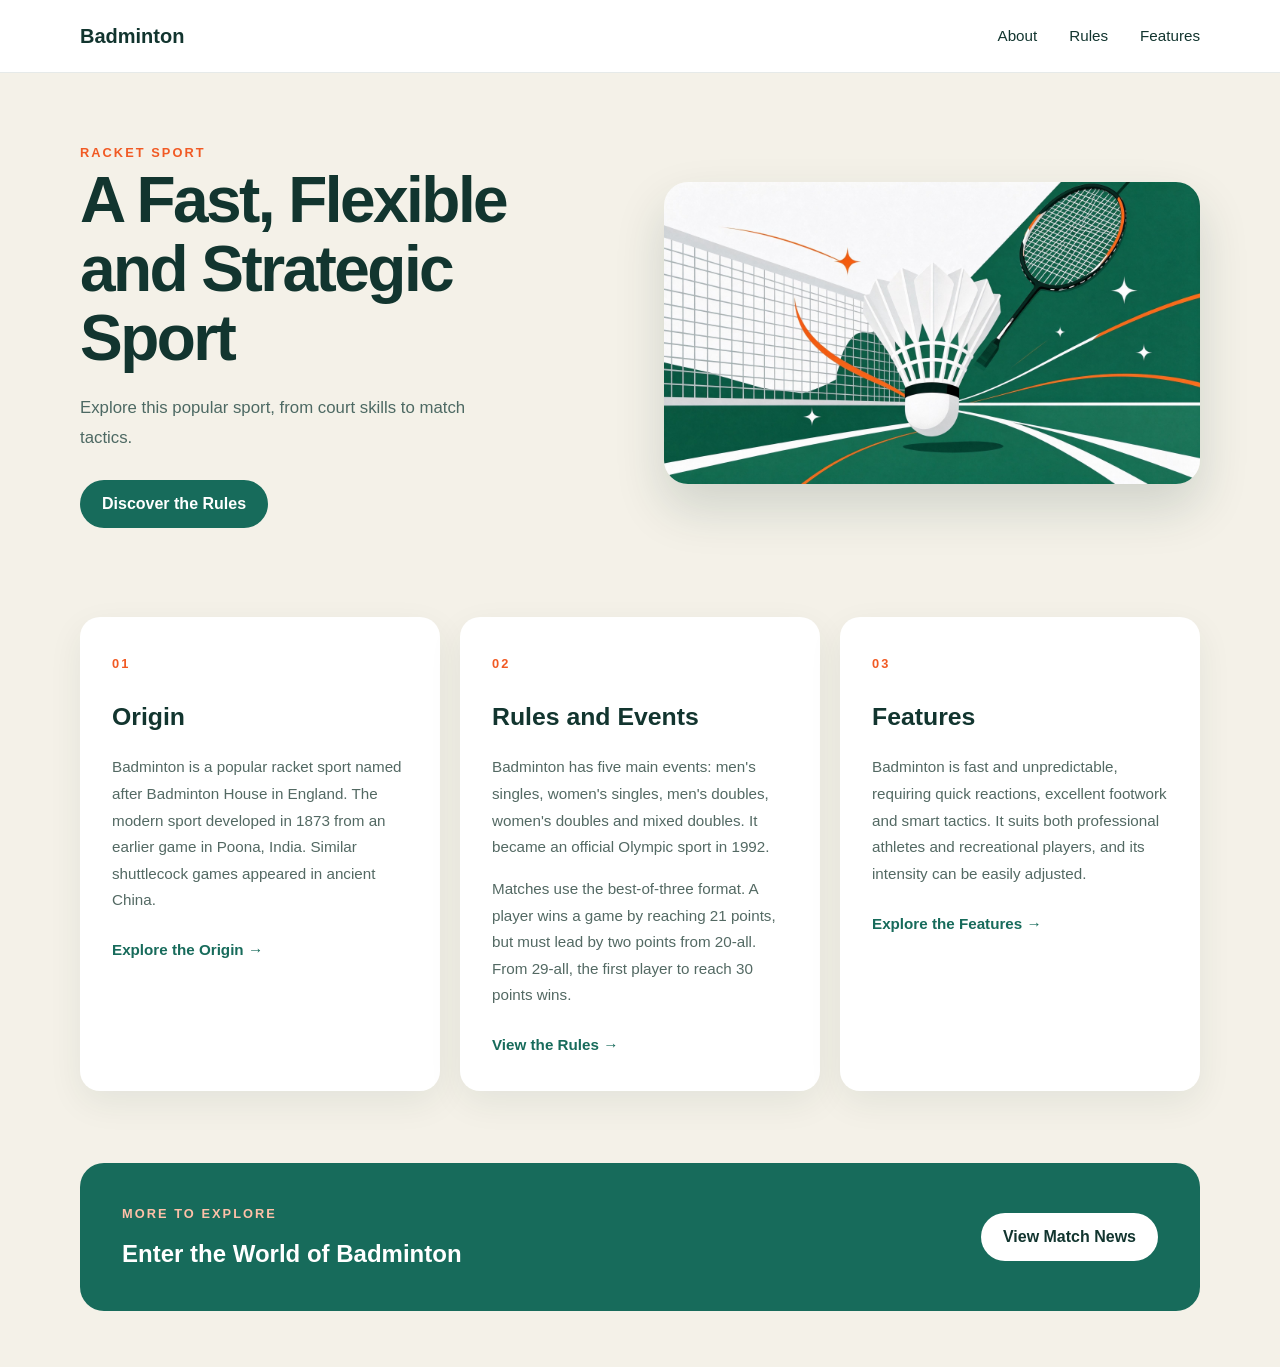
<file: index.html>
<!DOCTYPE html>
<html lang="en">
<head>
  <meta charset="UTF-8">
  <meta name="viewport" content="width=device-width, initial-scale=1.0">
  <meta name="description" content="An introduction to badminton: origin, rules, events, and features">
  <title>Introduction to Badminton</title>
  <link rel="stylesheet" href="styles.css">
</head>
<body>
  <header class="site-header">
    <nav class="nav" aria-label="Main navigation">
      <a class="brand" href="index.html">Badminton</a>
      <a class="nav-link" href="#about">About</a>
      <a class="nav-link" href="rules.html">Rules</a>
      <a class="nav-link" href="features.html">Features</a>
    </nav>
  </header>

  <main>
    <section class="hero" id="about">
      <div class="hero-copy">
        <span class="eyebrow">Racket Sport</span>
        <h1>A Fast, Flexible and Strategic Sport</h1>
        <p>Explore this popular sport, from court skills to match tactics.</p>
        <a class="button" href="#rules">Discover the Rules</a>
      </div>
      <img class="hero-image" src="羽毛球简介.png" alt="Badminton racket, shuttlecock and court">
    </section>

    <section class="content-grid" aria-label="Badminton introduction">
      <article class="card" id="origin">
        <span class="card-number">01</span>
        <h2><a class="section-title-link" href="origin.html">Origin</a></h2>
        <p>Badminton is a popular racket sport named after Badminton House in England. The modern sport developed in 1873 from an earlier game in Poona, India. Similar shuttlecock games appeared in ancient China.</p>
        <a class="card-link" href="origin.html">Explore the Origin <span aria-hidden="true">→</span></a>
      </article>

      <article class="card" id="rules">
        <span class="card-number">02</span>
        <h2><a class="section-title-link" href="rules.html">Rules and Events</a></h2>
        <p>Badminton has five main events: men's singles, women's singles, men's doubles, women's doubles and mixed doubles. It became an official Olympic sport in 1992.</p>
        <p>Matches use the best-of-three format. A player wins a game by reaching 21 points, but must lead by two points from 20-all. From 29-all, the first player to reach 30 points wins.</p>
        <a class="card-link" href="rules.html">View the Rules <span aria-hidden="true">→</span></a>
      </article>

      <article class="card" id="features">
        <span class="card-number">03</span>
        <h2><a class="section-title-link" href="features.html">Features</a></h2>
        <p>Badminton is fast and unpredictable, requiring quick reactions, excellent footwork and smart tactics. It suits both professional athletes and recreational players, and its intensity can be easily adjusted.</p>
        <a class="card-link" href="features.html">Explore the Features <span aria-hidden="true">→</span></a>
      </article>
    </section>

    <section class="cta">
      <div>
        <span class="eyebrow">More to Explore</span>
        <h2>Enter the World of Badminton</h2>
      </div>
      <a class="button button-light" href="https://sports.cctv.com/badminton/" target="_blank" rel="noopener noreferrer">View Match News</a>
    </section>
  </main>
</body>
</html>
</file>
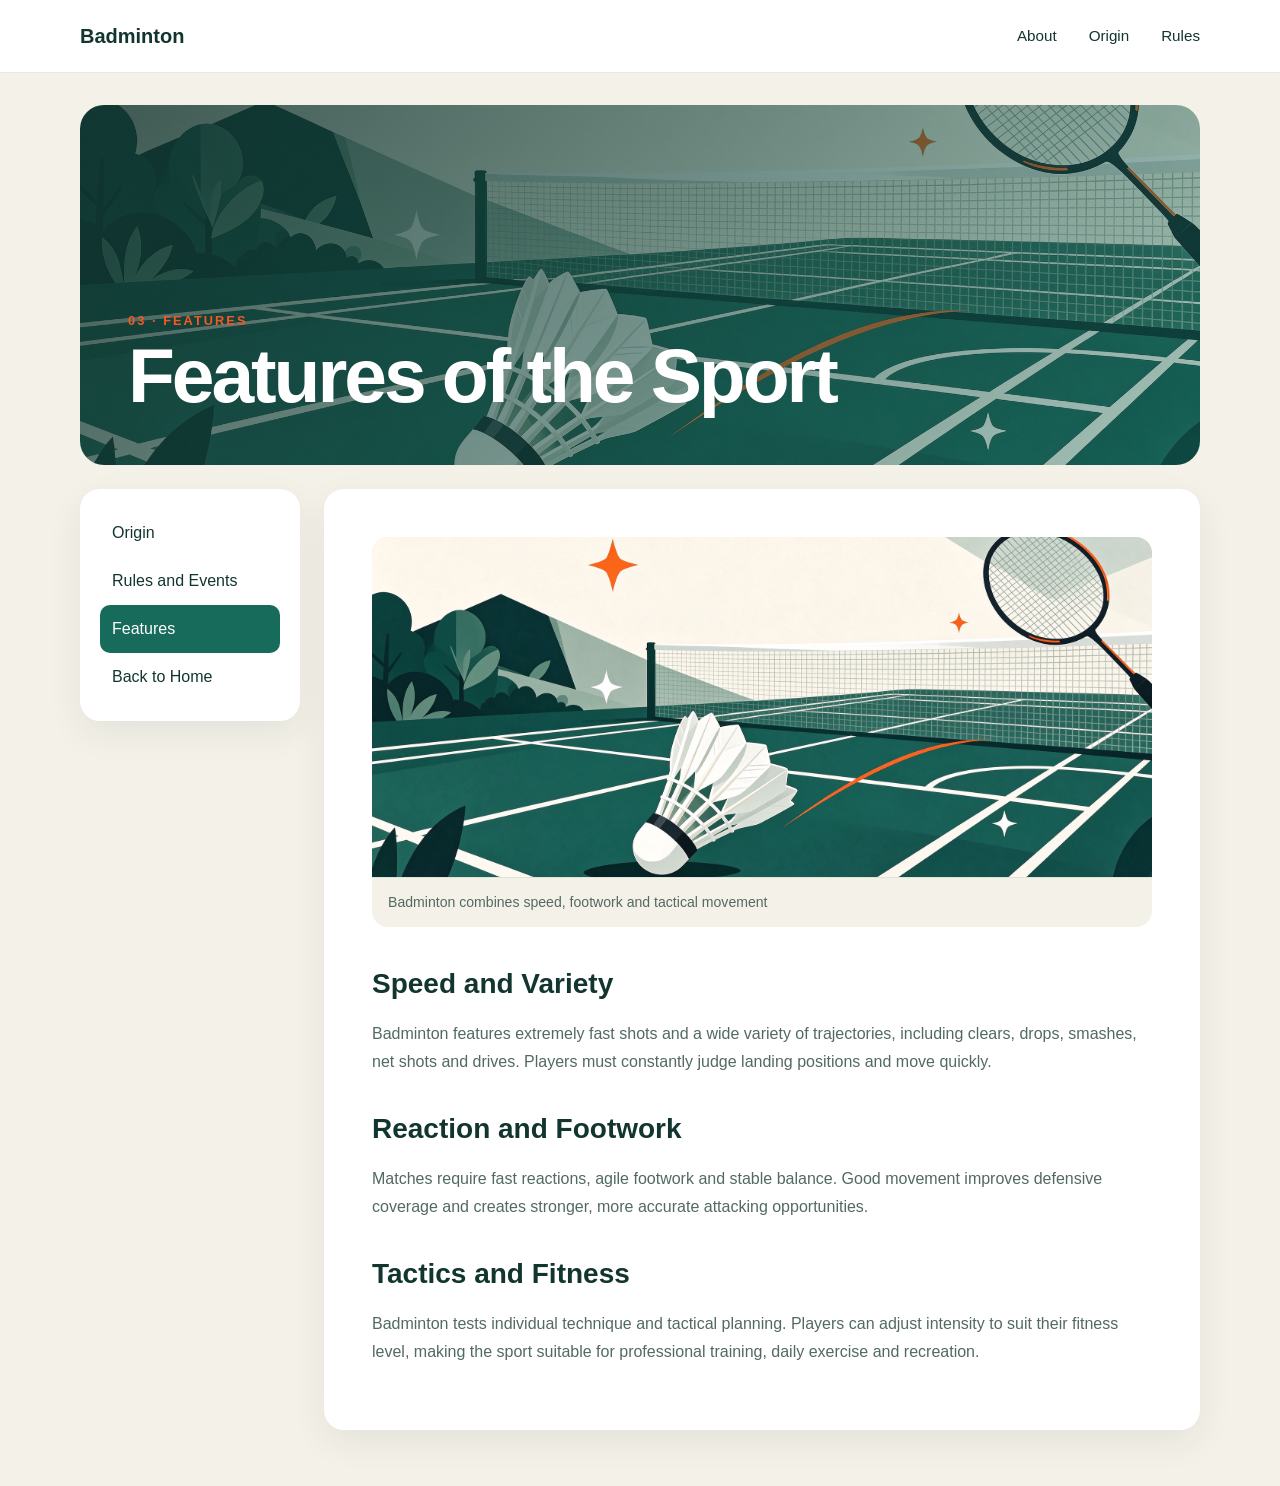
<file: features.html>
<!DOCTYPE html>
<html lang="en">
<head>
  <meta charset="UTF-8">
  <meta name="viewport" content="width=device-width, initial-scale=1.0">
  <meta name="description" content="Badminton features and fitness benefits">
  <title>Features of Badminton</title>
  <link rel="stylesheet" href="styles.css">
</head>
<body>
  <header class="site-header">
    <nav class="nav" aria-label="Main navigation">
      <a class="brand" href="index.html">Badminton</a>
      <a class="nav-link" href="index.html#about">About</a>
      <a class="nav-link" href="origin.html">Origin</a>
      <a class="nav-link" href="rules.html">Rules</a>
    </nav>
  </header>
  <main>
    <section class="detail-hero" style="background-image: linear-gradient(135deg, rgba(18, 53, 47, 0.82), rgba(23, 107, 91, 0.38)), url('生成类似风格图片 (2).png');">
      <div>
        <span class="eyebrow">03 · Features</span>
        <h1>Features of the Sport</h1>
      </div>
    </section>
    <div class="detail-layout">
      <aside class="detail-nav" aria-label="Section navigation">
        <a href="origin.html">Origin</a>
        <a href="rules.html">Rules and Events</a>
        <a class="active" href="features.html">Features</a>
        <a href="index.html">Back to Home</a>
      </aside>
      <article class="detail-content">
        <figure class="detail-image">
          <img src="生成类似风格图片 (2).png" alt="An outdoor badminton court with racket and shuttlecock">
          <figcaption>Badminton combines speed, footwork and tactical movement</figcaption>
        </figure>
        <h2>Speed and Variety</h2>
        <p>Badminton features extremely fast shots and a wide variety of trajectories, including clears, drops, smashes, net shots and drives. Players must constantly judge landing positions and move quickly.</p>
        <h2>Reaction and Footwork</h2>
        <p>Matches require fast reactions, agile footwork and stable balance. Good movement improves defensive coverage and creates stronger, more accurate attacking opportunities.</p>
        <h2>Tactics and Fitness</h2>
        <p>Badminton tests individual technique and tactical planning. Players can adjust intensity to suit their fitness level, making the sport suitable for professional training, daily exercise and recreation.</p>
      </article>
    </div>
  </main>
</body>
</html>
</file>
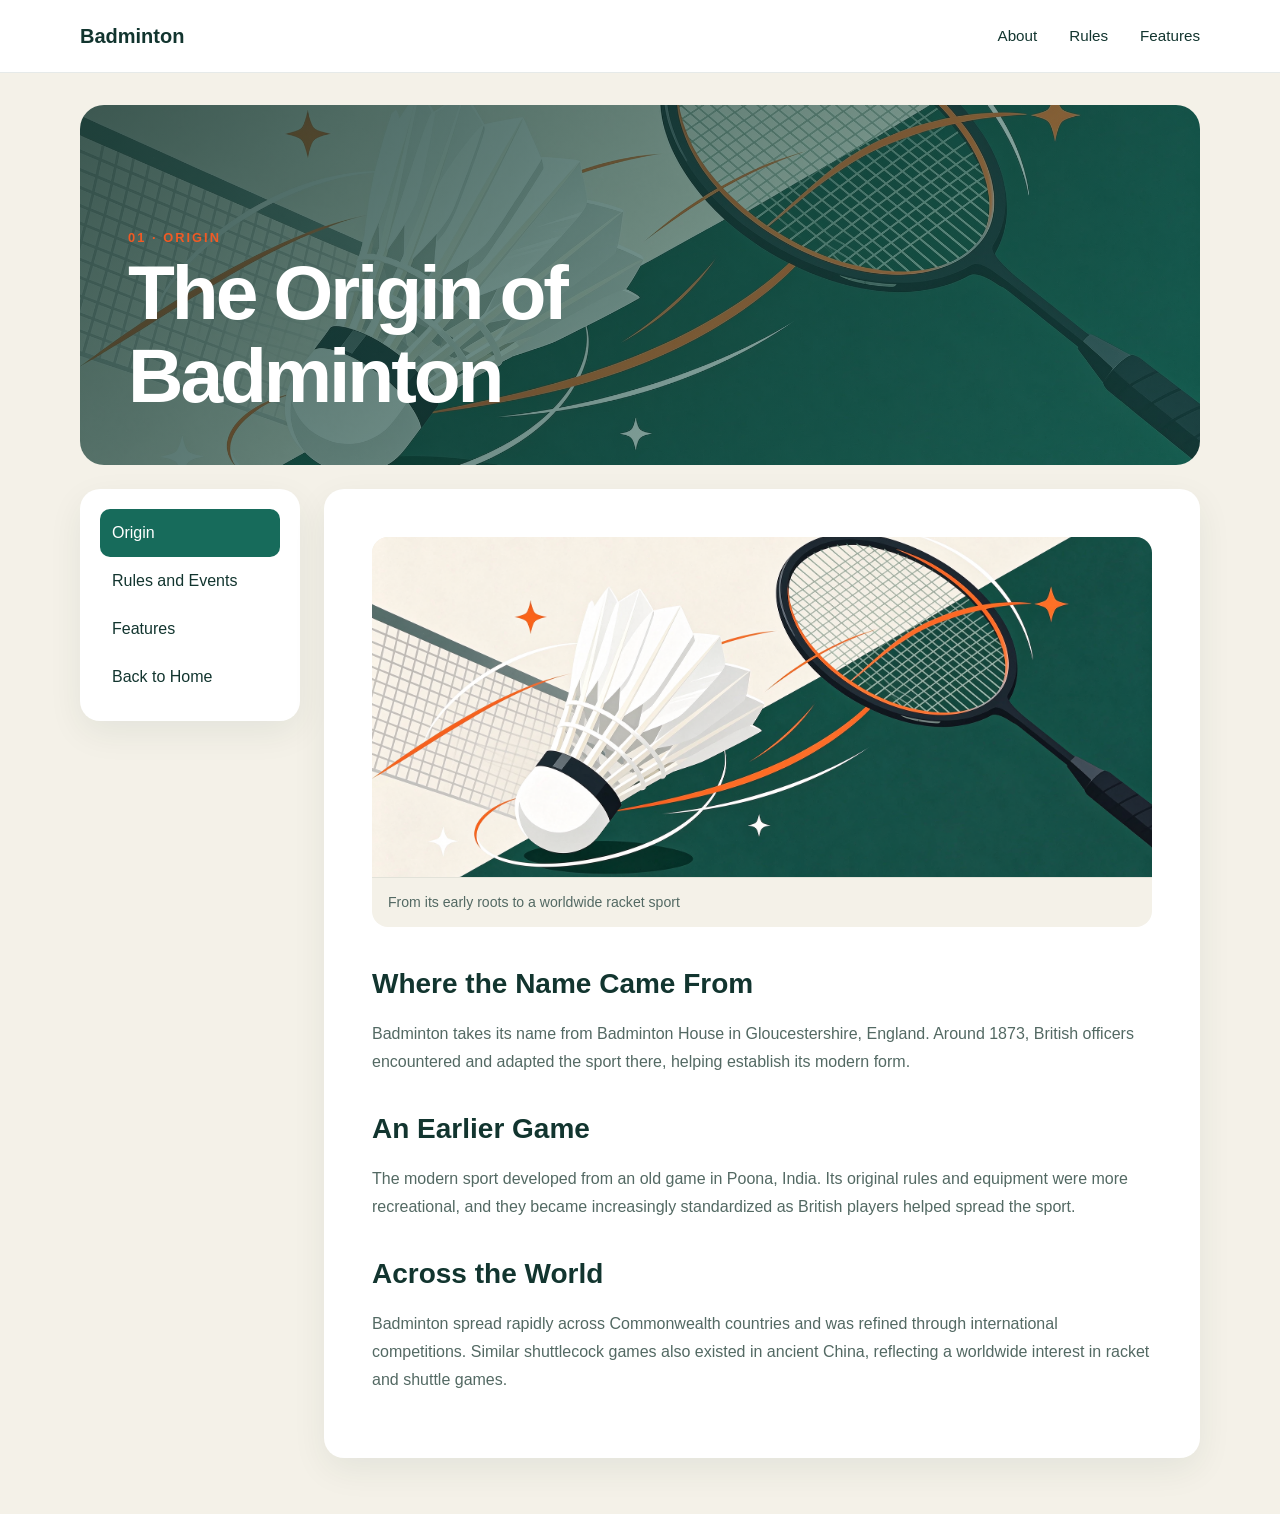
<file: origin.html>
<!DOCTYPE html>
<html lang="en">
<head>
  <meta charset="UTF-8">
  <meta name="viewport" content="width=device-width, initial-scale=1.0">
  <meta name="description" content="The origin and development of badminton">
  <title>Origin of Badminton</title>
  <link rel="stylesheet" href="styles.css">
</head>
<body>
  <header class="site-header">
    <nav class="nav" aria-label="Main navigation">
      <a class="brand" href="index.html">Badminton</a>
      <a class="nav-link" href="index.html#about">About</a>
      <a class="nav-link" href="rules.html">Rules</a>
      <a class="nav-link" href="features.html">Features</a>
    </nav>
  </header>
  <main>
    <section class="detail-hero" style="background-image: linear-gradient(135deg, rgba(18, 53, 47, 0.82), rgba(23, 107, 91, 0.38)), url('生成类似风格图片.png');">
      <div>
        <span class="eyebrow">01 · Origin</span>
        <h1>The Origin of Badminton</h1>
      </div>
    </section>
    <div class="detail-layout">
      <aside class="detail-nav" aria-label="Section navigation">
        <a class="active" href="origin.html">Origin</a>
        <a href="rules.html">Rules and Events</a>
        <a href="features.html">Features</a>
        <a href="index.html">Back to Home</a>
      </aside>
      <article class="detail-content">
        <figure class="detail-image">
          <img src="生成类似风格图片.png" alt="An illustrated badminton racket, shuttlecock and court">
          <figcaption>From its early roots to a worldwide racket sport</figcaption>
        </figure>
        <h2>Where the Name Came From</h2>
        <p>Badminton takes its name from Badminton House in Gloucestershire, England. Around 1873, British officers encountered and adapted the sport there, helping establish its modern form.</p>
        <h2>An Earlier Game</h2>
        <p>The modern sport developed from an old game in Poona, India. Its original rules and equipment were more recreational, and they became increasingly standardized as British players helped spread the sport.</p>
        <h2>Across the World</h2>
        <p>Badminton spread rapidly across Commonwealth countries and was refined through international competitions. Similar shuttlecock games also existed in ancient China, reflecting a worldwide interest in racket and shuttle games.</p>
      </article>
    </div>
  </main>
</body>
</html>
</file>
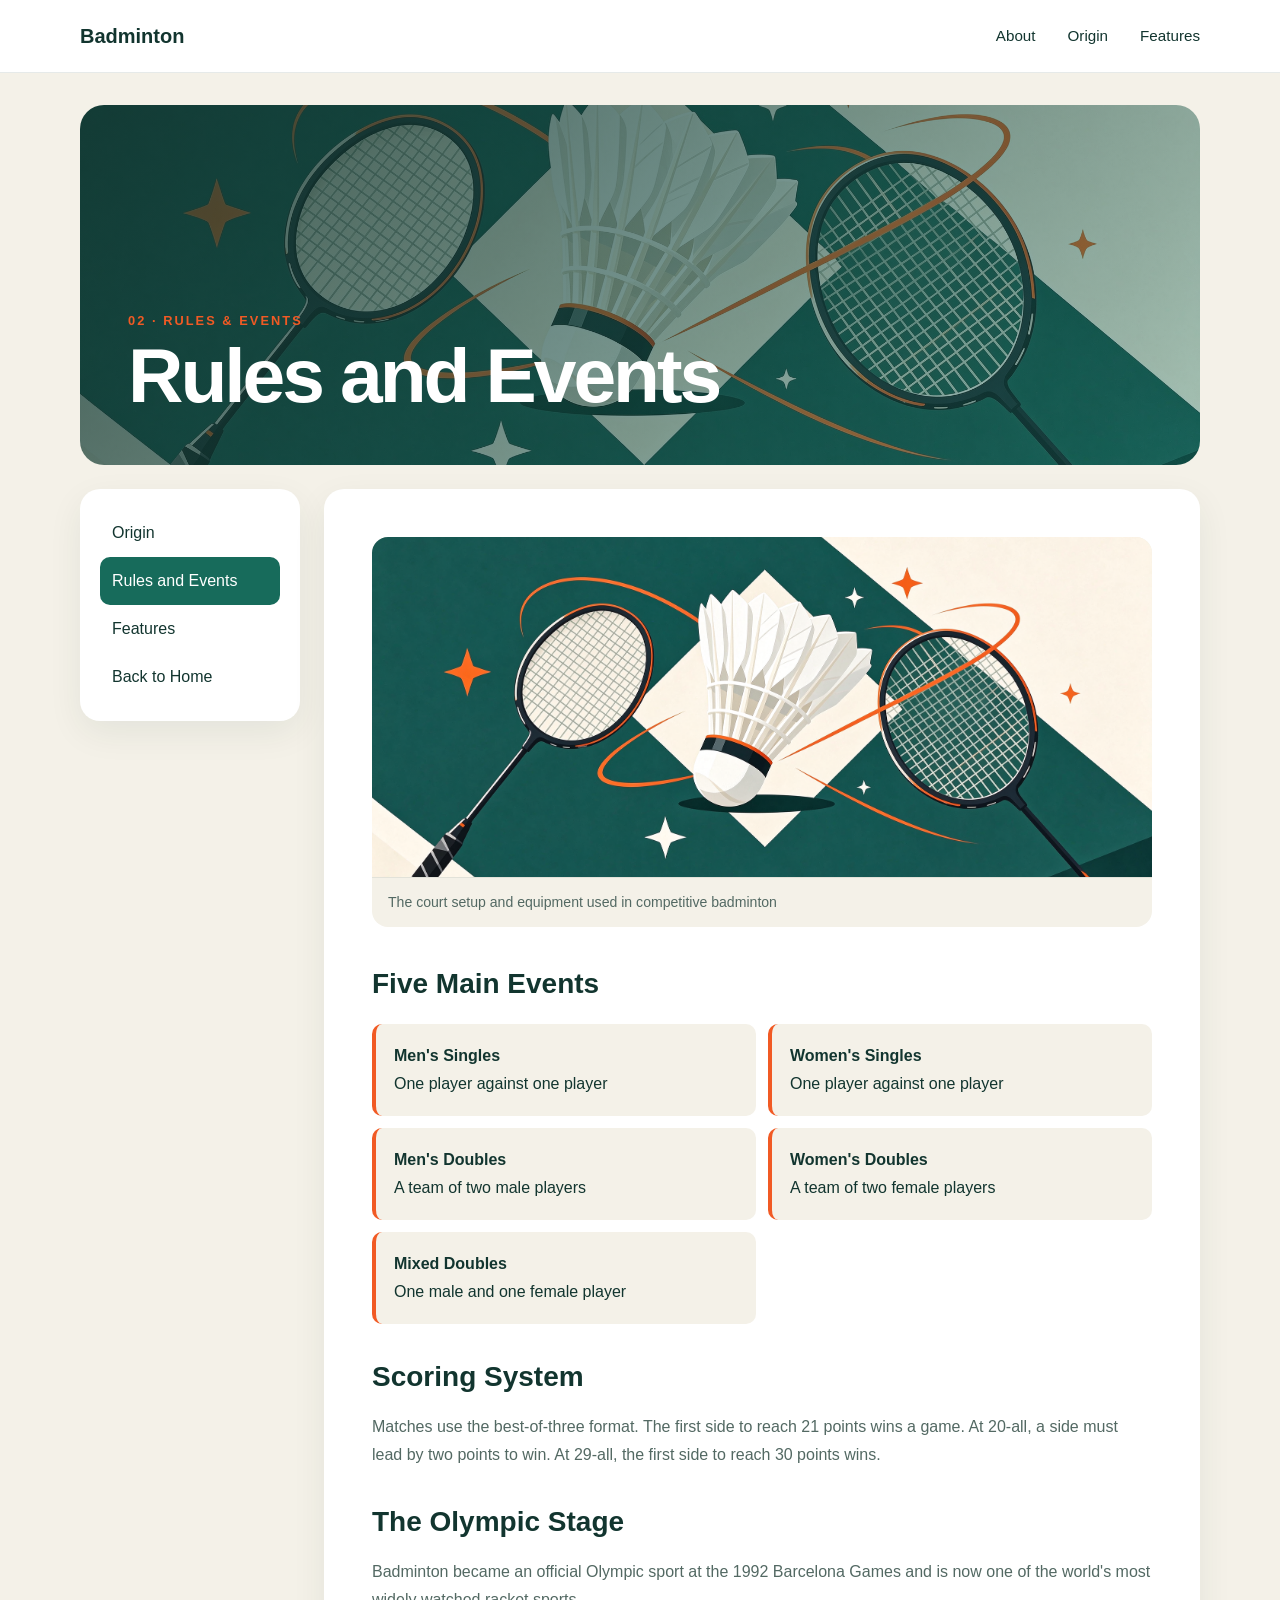
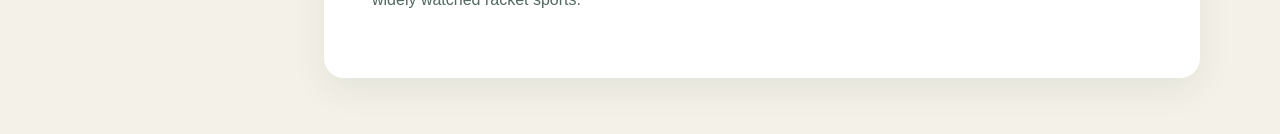
<file: rules.html>
<!DOCTYPE html>
<html lang="en">
<head>
  <meta charset="UTF-8">
  <meta name="viewport" content="width=device-width, initial-scale=1.0">
  <meta name="description" content="Badminton rules and major events">
  <title>Rules and Events</title>
  <link rel="stylesheet" href="styles.css">
</head>
<body>
  <header class="site-header">
    <nav class="nav" aria-label="Main navigation">
      <a class="brand" href="index.html">Badminton</a>
      <a class="nav-link" href="index.html#about">About</a>
      <a class="nav-link" href="origin.html">Origin</a>
      <a class="nav-link" href="features.html">Features</a>
    </nav>
  </header>
  <main>
    <section class="detail-hero" style="background-image: linear-gradient(135deg, rgba(18, 53, 47, 0.82), rgba(23, 107, 91, 0.38)), url('生成类似风格图片 (1).png');">
      <div>
        <span class="eyebrow">02 · Rules & Events</span>
        <h1>Rules and Events</h1>
      </div>
    </section>
    <div class="detail-layout">
      <aside class="detail-nav" aria-label="Section navigation">
        <a href="origin.html">Origin</a>
        <a class="active" href="rules.html">Rules and Events</a>
        <a href="features.html">Features</a>
        <a href="index.html">Back to Home</a>
      </aside>
      <article class="detail-content">
        <figure class="detail-image">
          <img src="生成类似风格图片 (1).png" alt="Illustrated badminton rackets and shuttlecock for matches">
          <figcaption>The court setup and equipment used in competitive badminton</figcaption>
        </figure>
        <h2>Five Main Events</h2>
        <ul class="detail-list">
          <li><strong>Men's Singles</strong><br>One player against one player</li>
          <li><strong>Women's Singles</strong><br>One player against one player</li>
          <li><strong>Men's Doubles</strong><br>A team of two male players</li>
          <li><strong>Women's Doubles</strong><br>A team of two female players</li>
          <li><strong>Mixed Doubles</strong><br>One male and one female player</li>
        </ul>
        <h2>Scoring System</h2>
        <p>Matches use the best-of-three format. The first side to reach 21 points wins a game. At 20-all, a side must lead by two points to win. At 29-all, the first side to reach 30 points wins.</p>
        <h2>The Olympic Stage</h2>
        <p>Badminton became an official Olympic sport at the 1992 Barcelona Games and is now one of the world's most widely watched racket sports.</p>
      </article>
    </div>
  </main>
</body>
</html>
</file>
<file: styles.css>
:root {
  --ink: #12352f;
  --green: #176b5b;
  --orange: #f15a24;
  --cream: #f4f1e8;
  --white: #ffffff;
}

* {
  box-sizing: border-box;
}

html {
  scroll-behavior: smooth;
}

body {
  margin: 0;
  color: var(--ink);
  background: var(--cream);
  font-family: "Microsoft YaHei", "Segoe UI", sans-serif;
  line-height: 1.75;
}

.site-header {
  background: var(--white);
  border-bottom: 1px solid rgba(18, 53, 47, 0.1);
}

.nav {
  width: min(1120px, calc(100% - 40px));
  height: 72px;
  margin: 0 auto;
  display: flex;
  align-items: center;
  gap: 32px;
}

.brand {
  margin-right: auto;
  color: var(--ink);
  font-size: 1.25rem;
  font-weight: 800;
  text-decoration: none;
}

.nav-link {
  color: var(--ink);
  font-size: 0.95rem;
  text-decoration: none;
}

.nav-link:hover {
  color: var(--orange);
}

main {
  width: min(1120px, calc(100% - 40px));
  margin: 0 auto;
}

.hero {
  min-height: 520px;
  display: grid;
  grid-template-columns: 1fr 1fr;
  align-items: center;
  gap: 48px;
  padding: 56px 0;
}

.hero-copy {
  max-width: 520px;
}

.eyebrow,
.card-number {
  color: var(--orange);
  font-size: 0.8rem;
  font-weight: 800;
  letter-spacing: 0.16em;
  text-transform: uppercase;
}

h1,
h2,
p {
  margin-top: 0;
}

h1 {
  margin-bottom: 20px;
  font-size: clamp(2.25rem, 5vw, 4.8rem);
  line-height: 1.08;
  letter-spacing: -0.04em;
}

.hero-copy p {
  max-width: 430px;
  margin-bottom: 28px;
  color: #4d6963;
  font-size: 1.05rem;
}

.hero-image {
  width: 100%;
  max-height: 410px;
  object-fit: cover;
  border-radius: 24px;
  box-shadow: 0 24px 50px rgba(18, 53, 47, 0.16);
}

.button {
  display: inline-flex;
  align-items: center;
  justify-content: center;
  min-height: 48px;
  padding: 10px 22px;
  color: var(--white);
  background: var(--green);
  border-radius: 999px;
  font-weight: 700;
  text-decoration: none;
  transition: transform 0.2s ease, background 0.2s ease;
}

.button:hover {
  background: var(--orange);
  transform: translateY(-2px);
}

.content-grid {
  display: grid;
  grid-template-columns: repeat(3, 1fr);
  gap: 20px;
  padding: 24px 0 72px;
}

.card {
  min-height: 360px;
  padding: 32px;
  background: var(--white);
  border-radius: 20px;
  box-shadow: 0 12px 35px rgba(18, 53, 47, 0.07);
}

.card h2 {
  margin: 18px 0 16px;
  font-size: 1.55rem;
}

.section-title-link {
  color: inherit;
  text-decoration: none;
}

.section-title-link:hover {
  color: var(--orange);
}

.card p {
  color: #536963;
  font-size: 0.95rem;
}

.card-link {
  display: inline-block;
  margin-top: 8px;
  color: var(--green);
  font-size: 0.95rem;
  font-weight: 800;
  text-decoration: none;
}

.card-link:hover {
  color: var(--orange);
}

.detail-hero {
  min-height: 360px;
  display: flex;
  align-items: flex-end;
  margin: 32px 0 24px;
  padding: 48px;
  color: var(--white);
  background:
    linear-gradient(135deg, rgba(18, 53, 47, 0.82), rgba(23, 107, 91, 0.38)),
    url("羽毛球简介.png") center 58% / cover;
  border-radius: 24px;
}

.detail-hero h1 {
  max-width: 720px;
  margin-bottom: 0;
  font-size: clamp(2.4rem, 6vw, 5rem);
}

.detail-layout {
  display: grid;
  grid-template-columns: 220px 1fr;
  gap: 24px;
  padding-bottom: 56px;
}

.detail-nav,
.detail-content {
  background: var(--white);
  border-radius: 20px;
  box-shadow: 0 12px 35px rgba(18, 53, 47, 0.07);
}

.detail-nav {
  align-self: start;
  padding: 20px;
}

.detail-nav a {
  display: block;
  padding: 10px 12px;
  color: var(--ink);
  border-radius: 10px;
  text-decoration: none;
}

.detail-nav a:hover,
.detail-nav a.active {
  color: var(--white);
  background: var(--green);
}

.detail-content {
  padding: clamp(24px, 5vw, 48px);
}

.detail-content h2 {
  margin: 28px 0 12px;
  font-size: clamp(1.35rem, 3vw, 1.75rem);
}

.detail-content h2:first-child {
  margin-top: 0;
}

.detail-content p {
  color: #536963;
}

.detail-image {
  margin: 0 0 32px;
  overflow: hidden;
  background: var(--cream);
  border-radius: 16px;
}

.detail-image img {
  width: 100%;
  max-height: 340px;
  display: block;
  object-fit: cover;
  object-position: center;
}

.detail-image figcaption {
  padding: 12px 16px;
  color: #536963;
  border-top: 1px solid rgba(18, 53, 47, 0.08);
  font-size: 0.88rem;
}

.detail-list {
  display: grid;
  grid-template-columns: repeat(2, 1fr);
  gap: 12px;
  padding: 0;
  list-style: none;
}

.detail-list li {
  padding: 18px;
  background: var(--cream);
  border-left: 4px solid var(--orange);
  border-radius: 10px;
}

.cta {
  display: flex;
  align-items: center;
  justify-content: space-between;
  gap: 24px;
  margin-bottom: 56px;
  padding: 36px 42px;
  color: var(--white);
  background: var(--green);
  border-radius: 24px;
}

.cta h2 {
  margin: 6px 0 0;
}

.cta .eyebrow {
  color: #ffc0a8;
}

.button-light {
  flex: 0 0 auto;
  color: var(--ink);
  background: var(--white);
}

.button-light:hover {
  color: var(--white);
}

@media (max-width: 900px) {
  .hero {
    grid-template-columns: 1fr;
    gap: 28px;
  }

  .hero-copy {
    max-width: 650px;
  }

  .hero-image {
    max-height: 360px;
  }

  .content-grid {
    grid-template-columns: 1fr 1fr;
  }

  .card:last-child {
    grid-column: 1 / -1;
  }

  .detail-layout {
    grid-template-columns: 180px 1fr;
  }
}

@media (max-width: 620px) {
  main,
  .nav {
    width: min(100% - 28px, 1120px);
  }

  .nav {
    height: 64px;
  }

  .nav-link {
    display: none;
  }

  .hero {
    min-height: auto;
    padding: 36px 0 40px;
  }

  h1 {
    font-size: clamp(2.1rem, 12vw, 3.2rem);
  }

  .hero-image {
    max-height: 260px;
    border-radius: 16px;
  }

  .content-grid {
    grid-template-columns: 1fr;
    gap: 14px;
    padding-bottom: 40px;
  }

  .card,
  .card:last-child {
    min-height: 0;
    grid-column: auto;
    padding: 24px;
  }

  .cta {
    align-items: flex-start;
    flex-direction: column;
    margin-bottom: 28px;
    padding: 28px 24px;
  }

  .detail-hero {
    min-height: 300px;
    align-items: flex-end;
    margin: 20px 0;
    padding: 28px 24px;
    border-radius: 16px;
  }

  .detail-layout {
    grid-template-columns: 1fr;
  }

  .detail-nav {
    display: flex;
    gap: 4px;
    overflow-x: auto;
  }

  .detail-nav a {
    flex: 0 0 auto;
  }

  .detail-list {
    grid-template-columns: 1fr;
  }
}
</file>
